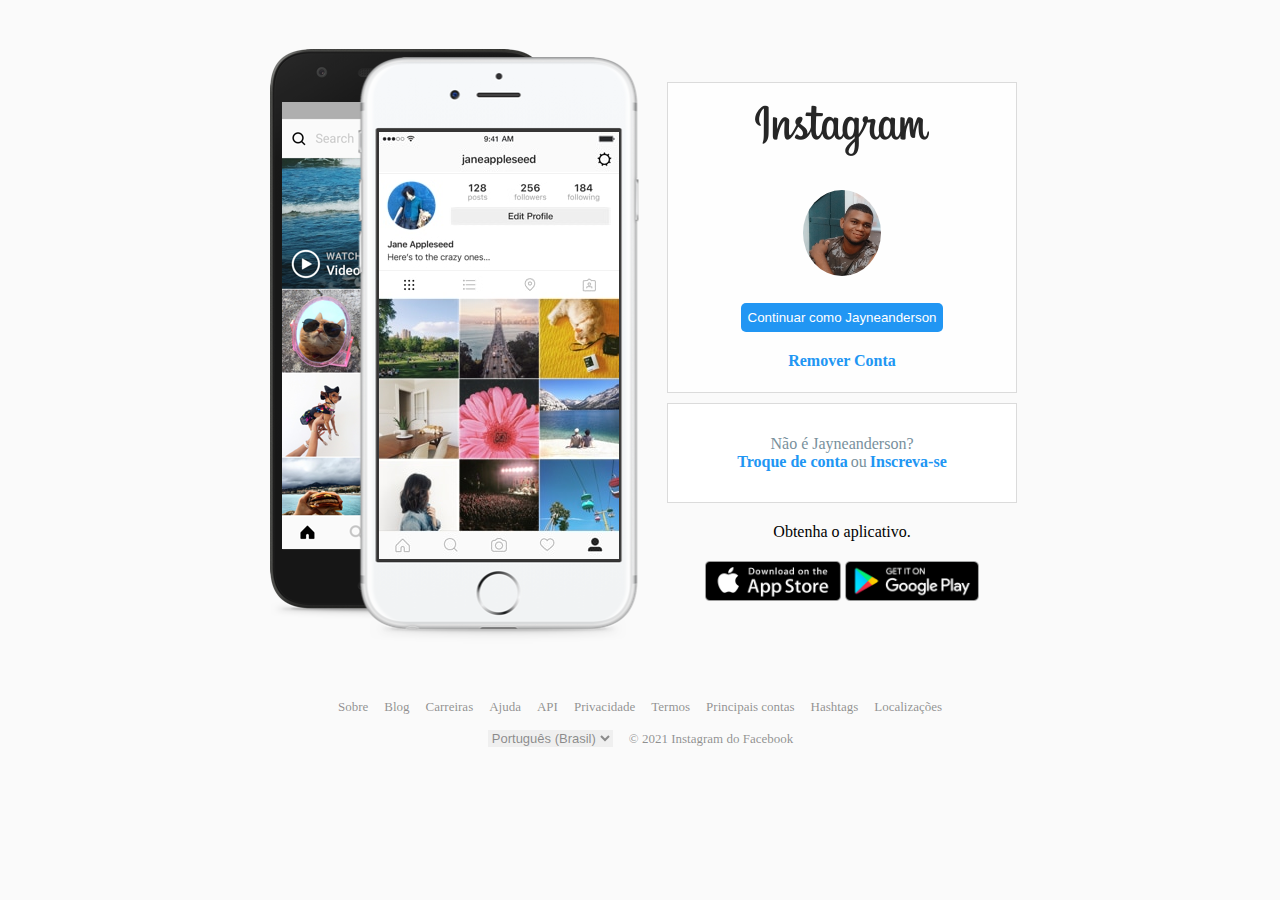
<file: index.html>
<!DOCTYPE html>
<html lang="pt-br">

<head>
    <meta charset="UTF-8">
    <meta name="viewport" content="width=device-width, initial-scale=1.0">
    <link rel="shortcut icon" type="image/x-icon" href="img/icon-instagram.ico"/>
    <link rel="stylesheet" href="styles/style.css"/>
    <title>Intagram</title>

</head>

<body>

    <section class="container">
        <main class="wrapper">
            <div class="banner">
                <img src="img/celular.png" alt="Imagem de dois celulares contendo imagens do Instagram" class="phone">
                <img src="img/pictures/1.jpg" alt="" class="phone-img">
            </div>

            <section class="profile-content">
                <div class="profile border">
                    <h1 class="soon-instagram">Instagram</h1>
                    <img src="img/jay-perfil.jpg" alt="profile instagram" class="photo-profile">
                    <button class="profile-button-name">Continuar como Jayneanderson</button>
                    <a href=""><span class="profile-remove-account">Remover Conta</span></a>
                </div>

                <aside class="aside">
                    <div class="account border">
                        <a href="">
                            <span class="grey-color">Não é Jayneanderson?</span>
                        </a>

                        <div class="exchange-sign-up">

                            <a href="login.html">
                                <span class="blue-color">Troque de conta
                                </span>
                            </a>
                            <span class="exchange-sign-up-or grey-color">ou</span>
                            <a href="cadastro.html">
                                <span class="blue-color">
                                Inscreva-se</span>
                            </a>
                        </div>
                            
                        
                    </div>

                    <div class="aside-get-app">
                        <div>
                            <p class="aside-get">Obtenha o aplicativo.</p>
                            <a href="https://apps.apple.com/br/app/instagram/id389801252">
                                <img src="img/apple-button.png" class="aside-get-img">
                            </a>
                            <a href="https://play.google.com/store/apps/details?id=com.instagram.android&hl=pt_BR&gl=US">
                                <img src="img/googleplay-button.png" class="aside-get-img">
                            </a>
                        </div>
                    </div>
                </aside>
            </section>
        </main>
    </section>
    <footer class="footer">
        <div class="footer-box">
            <ul class="footer-list">
                <li class="footer-list-element">
                    <a href="" class="footer-list-element-link">Sobre</a>
                </li>

                <li class="footer-list-element">
                    <a href="" class="footer-list-element-link">Blog</a>
                </li>

                <li class="footer-list-element">
                    <a href="" class="footer-list-element-link">Carreiras</a>
                </li>

                <li class="footer-list-element">
                    <a href="" class="footer-list-element-link">Ajuda</a>
                </li>

                <li class="footer-list-element">
                    <a href="" class="footer-list-element-link">API</a>
                </li>

                <li class="footer-list-element">
                    <a href="" class="footer-list-element-link">Privacidade</a>
                </li>

                <li class="footer-list-element">
                    <a href="" class="footer-list-element-link">Termos</a>
                </li>

                <li class="footer-list-element">
                    <a href="" class="footer-list-element-link">Principais contas</a>
                </li>

                <li class="footer-list-element">
                    <a href="" class="footer-list-element-link">Hashtags</a>
                </li>

                <li class="footer-list-element">
                    <a href="" class="footer-list-element-link">Localizações</a>
                </li>

            </ul>
        </div>

        <div class="footer-wrapper ">
            <select name="" id="" class="footer-list-element-link selection">
                <option value="pt-br">Português (Brasil)</option>
                <option value="af">Afrikaans</option>
                <option value="cs">Čeština</option>
                <option value="da">Dansk</option>
                <option value="de">Deutsch</option>
                <option value="el">Ελληνικά</option>
                <option value="en">English</option>
                <option value="en-gb">English (UK)</option>
                <option value="es">Español (España)</option>
                <option value="es-la">Español</option>
                <option value="fi">Suomi</option>
                <option value="fr">Français</option>
                <option value="id">Bahasa Indonesia</option>
                <option value="it">Italiano</option>
                <option value="ja">日本語</option>
                <option value="ko">한국어</option>
                <option value="ms">Bahasa Melayu</option>
            </select>

            <div>
                <span class="footer-list-element-link copyrigth">© 2021 Instagram do Facebook</span>
            </div>
        </div>
    </footer>
    <script src="script/script.js"></script>
</body>

</html>
</file>
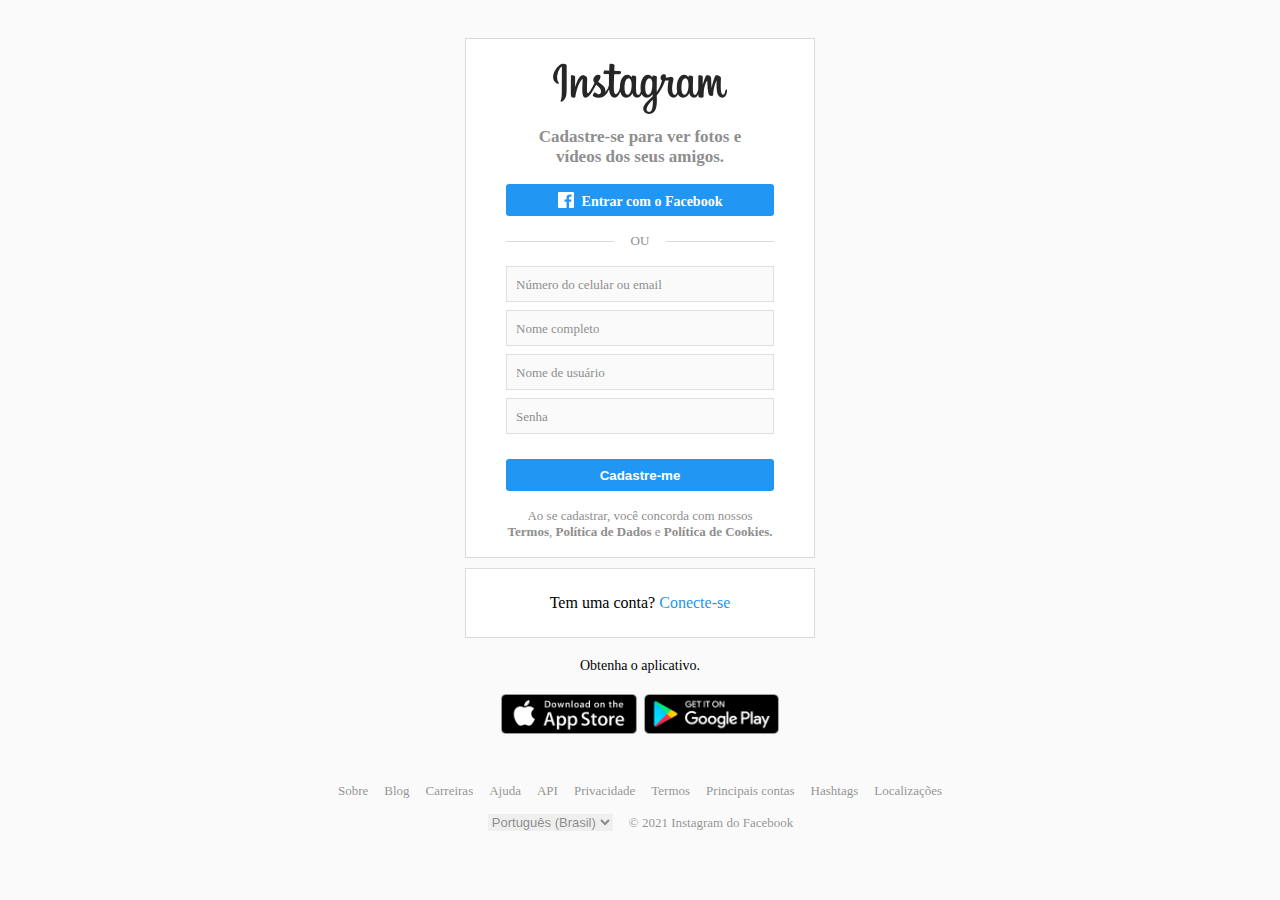
<file: cadastro.html>
<!DOCTYPE html>
<html lang="pt-br">

<head>
    <meta charset="UTF-8">
    <meta name="viewport" content="width=device-width, initial-scale=1.0">
    <link rel="shortcut icon" type="image/x-icon" href="img/icon-instagram.ico"/>
    <link rel="stylesheet" href="styles/style.css"/>
    <link rel="stylesheet" href="styles/cadastro.css"/>
    <title>Entrar • Intagram</title>

</head>

<body>

    <section class="container">
        <main class="wrapper">
            <section class="profile-content">
                <div class="profile profile-login border">
                    <h1 class="soon-instagram">Instagram</h1>
                    <p class="comment">Cadastre-se para ver fotos e vídeos dos seus amigos.</p>
                    <div class="login">
                            <a href="" class="profile-button-name login-button login-facebook-img-text">
                                <img src="img/icon-facebook-cadastro.svg" alt="Ícone do Facebook" class="login-facebook-img">
                                <span class="login-facebook-text">Entrar com o Facebook</span>
                            </a>
                        <div class="style-line">
                            <div class="style-line-or">
                                <div class="line"></div>
                                <div class="or">OU</div>
                                <div class="line"></div>
                            </div>
                        </div>

                        <label for="" class="login-label">
                            <span class="placeholder" id="text">Número do celular ou email</span>
                            <input type="text" name="" id="email" class="login-input data">
                        </label>
                        <label for="" class="login-label">
                            <span class="placeholder" id="text">Nome completo</span>
                            <input type="password" id="name" class="login-input data" >
                        </label>
                        <label for="" class="login-label">
                            <span class="placeholder">Nome de usuário</span>
                            <input type="password" name="" id="userName" class="login-input data">
                        </label>
                        <label for="" class="login-label">
                            <span class="placeholder">Senha</span>
                            <input type="password" name="" id="phone" class="login-input data">
                        </label>
                        <button class="profile-button-name login-button">Cadastre-me</button>
                        <p class="comment terms">Ao se cadastrar, você concorda com nossos
                            <a href="" class="contract-terms">Termos</a>, 
                            <a href="" class="contract-terms">Política de Dados</a> e
                            <a href="" class="contract-terms">Política de Cookies.</a>
                        </p>
                    </div>

                </div>

                <aside class="aside">
                    <div class="account sign-up-instagram border">
                        <p>Tem uma conta?
                            <a href="login.html">
                                <span class="blue-color">Conecte-se</span>
                            </a>
                        </p>
                    </div>

                    <div class="aside-get-app">
                        <div>
                            <p class="aside-get info-download">Obtenha o aplicativo.</p>
                            <a href="https://apps.apple.com/br/app/instagram/id389801252" class="first-img">
                                <img src="img/apple-button.png" class="aside-get-img">
                            </a>
                            <a href="https://play.google.com/store/apps/details?id=com.instagram.android&hl=pt_BR&gl=US">
                                <img src="img/googleplay-button.png" class="aside-get-img">
                            </a>
                        </div>
                    </div>
                </aside>
            </section>
        </main>
    </section>
    
    <footer class="footer">
        <div class="footer-box">
            <ul class="footer-list">
                <li class="footer-list-element">
                    <a href="" class="footer-list-element-link">Sobre</a>
                </li>

                <li class="footer-list-element">
                    <a href="" class="footer-list-element-link">Blog</a>
                </li>

                <li class="footer-list-element">
                    <a href="" class="footer-list-element-link">Carreiras</a>
                </li>

                <li class="footer-list-element">
                    <a href="" class="footer-list-element-link">Ajuda</a>
                </li>

                <li class="footer-list-element">
                    <a href="" class="footer-list-element-link">API</a>
                </li>

                <li class="footer-list-element">
                    <a href="" class="footer-list-element-link">Privacidade</a>
                </li>

                <li class="footer-list-element">
                    <a href="" class="footer-list-element-link">Termos</a>
                </li>

                <li class="footer-list-element">
                    <a href="" class="footer-list-element-link">Principais contas</a>
                </li>

                <li class="footer-list-element">
                    <a href="" class="footer-list-element-link">Hashtags</a>
                </li>

                <li class="footer-list-element">
                    <a href="" class="footer-list-element-link">Localizações</a>
                </li>

            </ul>
        </div>

        <div class="footer-wrapper ">
            <select name="" id="" class="footer-list-element-link selection">
                <option value="pt-br">Português (Brasil)</option>
                <option value="af">Afrikaans</option>
                <option value="cs">Čeština</option>
                <option value="da">Dansk</option>
                <option value="de">Deutsch</option>
                <option value="el">Ελληνικά</option>
                <option value="en">English</option>
                <option value="en-gb">English (UK)</option>
                <option value="es">Español (España)</option>
                <option value="es-la">Español</option>
                <option value="fi">Suomi</option>
                <option value="fr">Français</option>
                <option value="id">Bahasa Indonesia</option>
                <option value="it">Italiano</option>
                <option value="ja">日本語</option>
                <option value="ko">한국어</option>
                <option value="ms">Bahasa Melayu</option>
            </select>

            <div>
                <span class="footer-list-element-link copyrigth">© 2021 Instagram do Facebook</span>
            </div>
        </div>
    </footer>
    <script src="senha.js"></script>
</body>

</html>
</file>
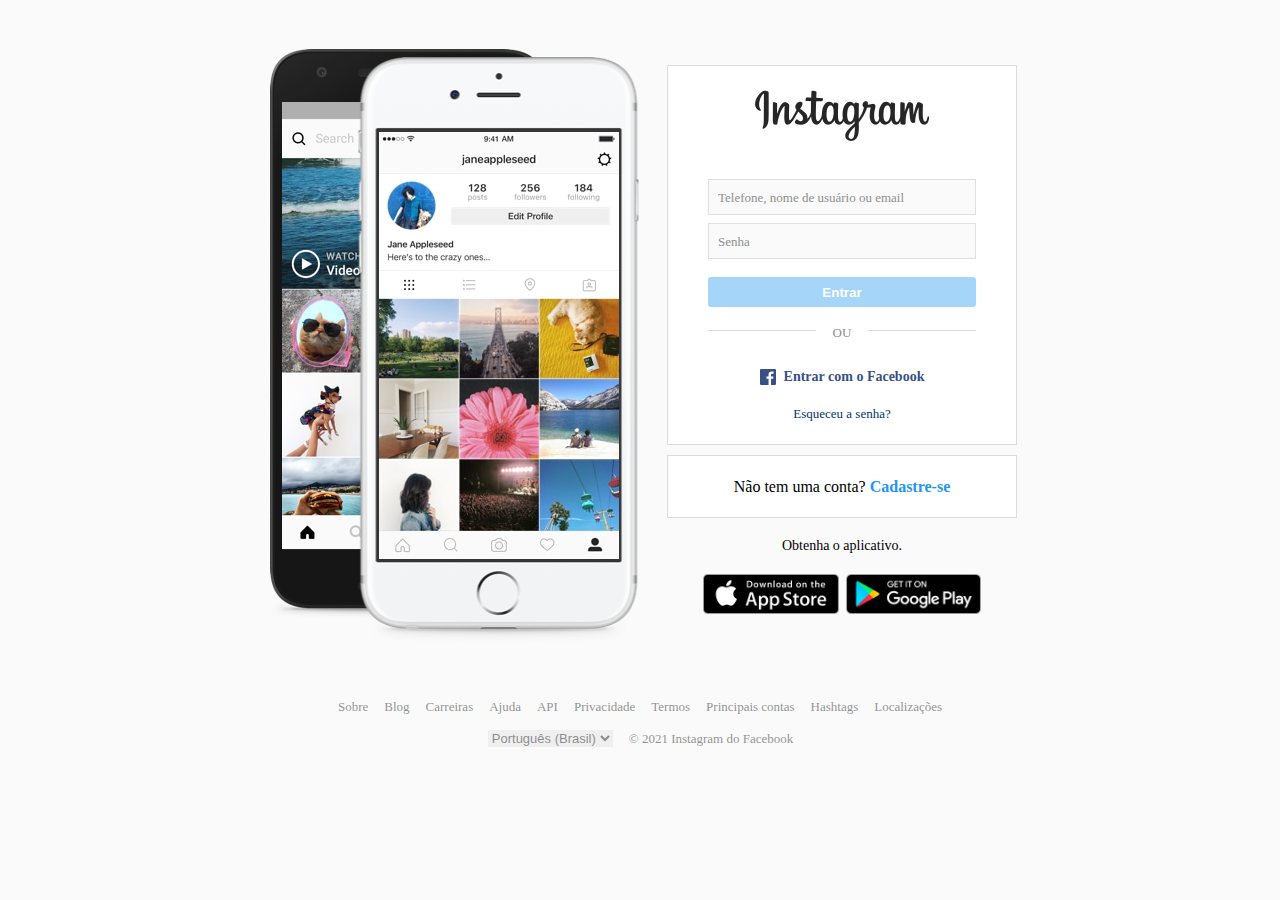
<file: login.html>
<!DOCTYPE html>
<html lang="pt-br">

<head>
    <meta charset="UTF-8">
    <meta name="viewport" content="width=device-width, initial-scale=1.0">
    <link rel="shortcut icon" type="image/x-icon" href="img/icon-instagram.ico" />
    <link rel="stylesheet" href="styles/style.css" />
    <title>Intagram</title>

</head>

<body>

    <section class="container">
        <main class="wrapper">
            <div class="banner">
                <img src="img/celular.png" alt="Imagem de dois celulares contendo imagens do Instagram" class="phone">
                <img src="img/pictures/1.jpg" alt="" class="phone-img">
            </div>

            <section class="profile-content">
                <div class="profile profile-login border">
                    <!-- <img src="img/instagram.png" alt="logo instagram" class="soon-instagram"> -->
                    <h1 class="soon-instagram">Instagram</h1>
                    <div class="login">
                        <label for="" class="login-label">
                            <span class="placeholder" id="text">Telefone, nome de usuário ou email</span>
                            <input type="text" name="" id="email" class="login-input data">
                        </label>
                        <label for="" class="login-label">
                            <span class="placeholder" id="textSenha">Senha</span>
                            <input type="password" name="" id="senha" class="login-input data">
                        </label>
                        <button class="profile-button-name login-button" type="button" disabled>Entrar</button>

                        <div class="style-line">
                            <div class="style-line-or">
                                <div class="line"></div>
                                <div class="or">OU</div>
                                <div class="line"></div>
                            </div>
                        </div>

                        <div class="login-facebook">
                            <a href="" class="login-facebook-img-text">
                                <img src="img/icon-facebook.svg" alt="Ícone do Facebook" class="login-facebook-img">
                                <span class="login-facebook-text">Entrar com o Facebook</span>
                            </a>
                        </div>

                        <div class="forgot-password">
                            <a href="senha.html" class="forgot-password">Esqueceu a senha?</a>
                        </div>
                    </div>

                </div>

                <aside class="aside">
                    <div class="account sign-up-instagram border">
                        <p>Não tem uma conta?
                            <a href="cadastro.html">
                                <span class="blue-color">Cadastre-se</span>
                            </a>
                        </p>
                    </div>

                    <div class="aside-get-app">
                        <div>
                            <p class="aside-get info-download">Obtenha o aplicativo.</p>
                            <a href="https://apps.apple.com/br/app/instagram/id389801252" class="first-img">
                                <img src="img/apple-button.png" class="aside-get-img">
                            </a>
                            <a
                                href="https://play.google.com/store/apps/details?id=com.instagram.android&hl=pt_BR&gl=US">
                                <img src="img/googleplay-button.png" class="aside-get-img">
                            </a>
                        </div>
                    </div>
                </aside>
            </section>
        </main>
    </section>

    <footer class="footer">
        <div class="footer-box">
            <ul class="footer-list">
                <li class="footer-list-element">
                    <a href="" class="footer-list-element-link">Sobre</a>
                </li>

                <li class="footer-list-element">
                    <a href="" class="footer-list-element-link">Blog</a>
                </li>

                <li class="footer-list-element">
                    <a href="" class="footer-list-element-link">Carreiras</a>
                </li>

                <li class="footer-list-element">
                    <a href="" class="footer-list-element-link">Ajuda</a>
                </li>

                <li class="footer-list-element">
                    <a href="" class="footer-list-element-link">API</a>
                </li>

                <li class="footer-list-element">
                    <a href="" class="footer-list-element-link">Privacidade</a>
                </li>

                <li class="footer-list-element">
                    <a href="" class="footer-list-element-link">Termos</a>
                </li>

                <li class="footer-list-element">
                    <a href="" class="footer-list-element-link">Principais contas</a>
                </li>

                <li class="footer-list-element">
                    <a href="" class="footer-list-element-link">Hashtags</a>
                </li>

                <li class="footer-list-element">
                    <a href="" class="footer-list-element-link">Localizações</a>
                </li>

            </ul>
        </div>

        <div class="footer-wrapper ">
            <select name="" id="" class="footer-list-element-link selection">
                <option value="pt-br">Português (Brasil)</option>
                <option value="af">Afrikaans</option>
                <option value="cs">Čeština</option>
                <option value="da">Dansk</option>
                <option value="de">Deutsch</option>
                <option value="el">Ελληνικά</option>
                <option value="en">English</option>
                <option value="en-gb">English (UK)</option>
                <option value="es">Español (España)</option>
                <option value="es-la">Español</option>
                <option value="fi">Suomi</option>
                <option value="fr">Français</option>
                <option value="id">Bahasa Indonesia</option>
                <option value="it">Italiano</option>
                <option value="ja">日本語</option>
                <option value="ko">한국어</option>
                <option value="ms">Bahasa Melayu</option>
            </select>

            <div>
                <span class="footer-list-element-link copyrigth">© 2021 Instagram do Facebook</span>
            </div>
        </div>
    </footer>
    <script src="script/script.js"></script>
    <script src="script/login.js"></script>
</body>

</html>
</file>
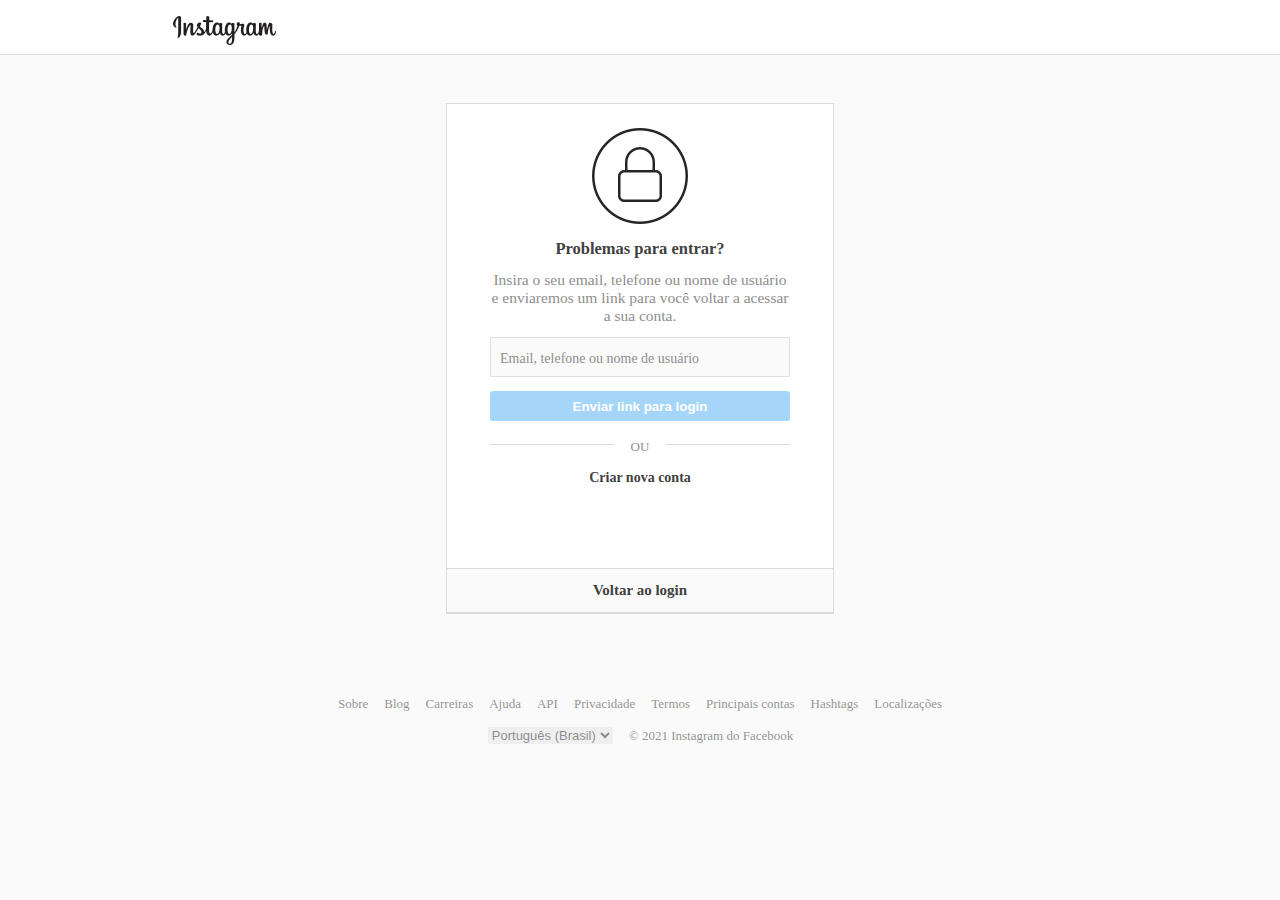
<file: senha.html>
<!DOCTYPE html>
<html lang="pt-br">

<head>
    <meta charset="UTF-8">
    <meta name="viewport" content="width=device-width, initial-scale=1.0">
    <link rel="shortcut icon" type="image/x-icon" href="img/icon-instagram.ico"/>
    <link rel="stylesheet" href="styles/style.css"/>
    <link rel="stylesheet" href="styles/senha.css"/>
    <title>Intagram</title>

</head>

<body>

    <header class="header">
        <div class="header-img">
            <a href="index.html" class="header-img-link">
                <img src="img/instagram-logo.png" alt="">
            </a>
        </div>
    </header>
    <section class="container">
        <main class="wrapper">
            <section class="profile-content forgot-password-margin">
                <div class="profile profile-login border">
                    <div class="icon-lock">
                        <span class="lock"></span>
                    </div>
                    <h4 class="enter-problem">Problemas para entrar?</h4>
                    <div class="login">
                        <p class="password-instruction">Insira o seu email, telefone ou nome de usuário e
                            enviaremos um link para você voltar a acessar a
                            sua conta.
                        </p>
                        <label for="" class="login-label">
                            <span class="placeholder" id="text">Email, telefone ou nome de usuário</span>
                            <input type="text" name="" id="email" class="login-input data" value="">
                        </label>
                        
                        <button class="profile-button-name login-button" disabled>Enviar link para login</button>
                       
                        <div class="style-line">
                            <div class="style-line-or">
                                <div class="line"></div>
                                <div class="or">OU</div>
                                <div class="line"></div>
                            </div>
                        </div>

                        <div class="login-facebook">
                            <a href="cadastro.html" class="login-facebook-img-text">
                                Criar nova conta
                            </a>
                        </div>

                    </div>
                    
                    <div class="forgot-password">
                        <a href="login.html" class="login-facebook-img-text back-login">Voltar ao login</a>
                    </div>
                </div>

            </section>
        </main>
    </section>
    <footer class="footer">
        <div class="footer-box">
            <ul class="footer-list">
                <li class="footer-list-element">
                    <a href="" class="footer-list-element-link">Sobre</a>
                </li>

                <li class="footer-list-element">
                    <a href="" class="footer-list-element-link">Blog</a>
                </li>

                <li class="footer-list-element">
                    <a href="" class="footer-list-element-link">Carreiras</a>
                </li>

                <li class="footer-list-element">
                    <a href="" class="footer-list-element-link">Ajuda</a>
                </li>

                <li class="footer-list-element">
                    <a href="" class="footer-list-element-link">API</a>
                </li>

                <li class="footer-list-element">
                    <a href="" class="footer-list-element-link">Privacidade</a>
                </li>

                <li class="footer-list-element">
                    <a href="" class="footer-list-element-link">Termos</a>
                </li>

                <li class="footer-list-element">
                    <a href="" class="footer-list-element-link">Principais contas</a>
                </li>

                <li class="footer-list-element">
                    <a href="" class="footer-list-element-link">Hashtags</a>
                </li>

                <li class="footer-list-element">
                    <a href="" class="footer-list-element-link">Localizações</a>
                </li>

            </ul>
        </div>

        <div class="footer-wrapper ">
            <select name="" id="" class="footer-list-element-link selection">
                <option value="pt-br">Português (Brasil)</option>
                <option value="af">Afrikaans</option>
                <option value="cs">Čeština</option>
                <option value="da">Dansk</option>
                <option value="de">Deutsch</option>
                <option value="el">Ελληνικά</option>
                <option value="en">English</option>
                <option value="en-gb">English (UK)</option>
                <option value="es">Español (España)</option>
                <option value="es-la">Español</option>
                <option value="fi">Suomi</option>
                <option value="fr">Français</option>
                <option value="id">Bahasa Indonesia</option>
                <option value="it">Italiano</option>
                <option value="ja">日本語</option>
                <option value="ko">한국어</option>
                <option value="ms">Bahasa Melayu</option>
            </select>

            <div>
                <span class="footer-list-element-link copyrigth">© 2021 Instagram do Facebook</span>
            </div>
        </div>
    </footer>
    <script src="script/senha.js"></script>
</body>

</html>
</file>
<file: styles/style.css>
* {
    margin: 0;
    padding: 0;
    box-sizing: border-box;
}

body {
    background-color: #fafafa;
}

a {
    text-decoration: none;
}

.border {
    border: 1px solid rgb(219, 219, 219);
}

.container {
    display: flex;
    align-items: center;
    justify-content: center;
}

.wrapper {
    width: 935px;
    /* height: 650px; */
    height: auto;
    display: flex;
    align-items: center;
    justify-content: center;
    margin-top: 32px;
    margin-right: 2.188rem;
}

.banner {
    position: relative;
}

.phone {
}

.phone-img {
    position: absolute;
    left: 151px;
    top: 100px;
}
.profile-content {
    width: 350px;
    margin-left: -15px;
}

.profile {
    display: flex;
    flex-direction: column;
    align-items: center;
    padding-top: 22px;
    background-color: rgb(254, 254, 254);
    padding-bottom: 22px;
}

.profile img {
    padding: 7px 0;
}

.soon-instagram {
    width: 175px;
    height: 51px;
    background-image: url('/img/all-icon.png');
    background-position: 0 -130px;
    overflow: hidden;
    text-indent: 105%;
    margin-bottom: 27px;
}

.photo-profile { 
    border-radius: 50%;
    height: 100px;
    position: relative;
}

.profile-button-name {
   margin: 20px 0;
   padding: 7px;
   background-color: rgba(33, 150, 243, 1);
   color: #fff;
   border: none;
   border-radius: 5px;
   cursor: pointer;
}

.profile-remove-account{
    color:#2196F3;
    font-weight: bold;

}

.account {
    height: 100px;
    display: flex;
    flex-direction: column;
    align-items: center;
    justify-content: center;
    margin-top: 10px;
    margin-bottom: 20px;
    background-color: rgb(255, 255, 255)
}

.exchange-sign-up {
    display: flex;
}

.exchange-sign-up-or {
    margin: 0 3px;
}

.blue-color {
    color:#2196F3;
    font-weight: bold;
}

.grey-color  {
    color: #78909C;
}


.aside-get-app {
    display: flex;
    justify-content: center;
    align-items: center;
}

.aside-get {
    text-align: center;
    margin-bottom: 20px;
}
.aside-get-img {
    height: 40px;
}

/* Estilizando Login */

.style-line {
    margin-top: 3px;
}

.style-line-or {
    display: flex;
    align-items: center;
}

.or {
    margin: 0px 17px;
    margin-top: 5px;
    font-size: 13px;
    color: rgb(142, 142, 142);
}

.line {
    width: 50%;
    display: flex;
    height: 1px;
    background-color: rgba(0,0,0,0.15);
}

.login-facebook {
    display: flex;
    justify-content: center;
    margin-top: 21px;
}

.login-facebook-img {
    margin-right: 8px;
    
}

.login-facebook-img-text {
    display: flex;
    align-items: center;
    font-size: 14px;
    font-weight: bold;
}

.login-facebook-text {
    color: #385185;
}

.forgot-password {
    text-align: center;
    font-size: 13px;
    font-weight: 400;
    margin-top: 14px;
}

.forgot-password a {
    color: rgb(0, 55, 107);
}

.account.sign-up-instagram {
    height: 63px;
}

.sign-up-instagram .blue-color {
    font-weight: bold;
}

.profile.profile-login {
    height: 380px;
    margin-top: -3px;
    padding-top: 24px;
    background-color: rgb(255, 255, 255);
    padding-bottom: 0;
}

.aside-get.info-download {
    font-size: 14px;
}

.first-img {
    margin-right: 3px;
}

.placeholder {
    display: block;
    position: absolute;
    top: 7px;
    left: 10px;
    color: rgba(142, 142, 142, 1);
    font-size: 13px;
    font-weight: normal;
    overflow: hidden;
    pointer-events: none;
    bottom: 0;
    padding-top: 4px;
    transition: 0.1s;
}

.login {
    width: 268px;
    margin-top: 11px;
}

.login-label {
    height: 40px;
    display: flex;
    position: relative;
    margin-bottom: 4px;
}

.login-input {
    width: 100%;
    height: 36px;
    border: 1px solid rgba(219, 219, 219, 0.9);
    padding-top: 9px;
    padding-bottom: 7px;
    padding-right: 8px;
    padding-left: 8px;
    background-color: rgba(250, 250, 250, 1);
    outline: none;
}

.typing-span {
    /*  
    Ao digitar, adicione a classe no html que realiza as modificações
    no span e no input
    */
    top: 0px;
    font-size: 11px;
    transition: 0.1s;
}

.typing-input {
    padding-top: 20px;
}

.profile-button-name.login-button {
    width: 100%;
    height: 30px;
    border-radius: 3px; 
    font-weight: bold;
    margin: 10px 0;
    background-color: rgba(33, 150, 243, 1);
}

.profile-button-name.login-button:disabled {
    background-color: rgba(33, 150, 243, 0.4);
    cursor: context-menu;
}

/* ----------Estilizando a tela de CADASTRO------------ */


/* ----------Estilizando o FOOTER------------ */

.footer {
    display: flex;
    flex-direction: column;
    align-items: center;
    margin-bottom: 52px;
    margin-top: 43px;
}

.footer-list {
    display: flex;
    justify-content: center;
    list-style-type: none;
    flex-wrap: wrap;
}

.footer-list-element {
    margin: 0 8px;
}

.footer-list-element-link {
    color: rgba(38, 38, 38, 0.5);
    font-size: 13px;
}

.footer-wrapper {
    display: flex;
    margin: 14px 10px;
}

.selection {
    border-color: rgba(250, 250, 250, 1);
    cursor: pointer;
    outline: none;
}

option {
    font-size: 13px;
    color: black;
}

.copyrigth {
    margin-left: 15px;
}


/* ----------Reponsividade------------ */

@media (max-width: 875px) {
    .banner {
        display: none;
    }
    .wrapper {
        margin-right    : 0;
    }
}

@media (max-width: 451px) { 


    .profile-content {
        width: 100%;
        align-items: stretch;
        margin-left: 0;
    }

    .profile {
        padding-top: 0px;
    }

    .profile.profile-login {
        background-color: rgb(250, 250, 250);
    }

    .account {
        background-color: rgb(250, 250, 250);
    }

    .border {
        border: none;
    }

}
</file>
<file: styles/cadastro.css>
.wrapper {
    margin-right: 0;
    margin-top: 38px;
}

.profile-content {
    margin-left: 0;
}

.comment {
    width: 268px;
    text-align: center;
    padding: 0px 20px;
    font-size: 17px;
    color: rgb(142, 142, 142);
    font-weight: bold;
    margin-top: 10px;
}

.login {
    margin-top: 0px;
}

.login-facebook-img-text {
    display: flex;
    align-items: center;
    justify-content: center;
    font-size: 14px;
    font-weight: bold;
}

.login-facebook-text {
    margin-top: 3px;
    color: #fff;
}

.login-facebook-img {
    color: red;
}

.profile-button-name.login-button {
    height: 32px;
    margin-top: 17px;
    margin-bottom: 0;
}

.style-line-or {
    margin: 17px 0;

}

.or {
    margin-top: 0px;
}

.profile.profile-login {
    margin-top: 0;
    height: auto;
}

.soon-instagram {
    margin-bottom: 3px;
}

.comment.terms {
    margin-top: 17px;
    margin-bottom: 17px;
    font-size: 13px;
    font-weight: 400;
    padding: 0 0;
    
}

.contract-terms {
    width: 100%;
    font-weight: bold;
    color: rgb(142, 142, 142);
}

.account {
    background-color: rgb(255, 255, 255);
}

.account.sign-up-instagram {
    height: 70px;
}

.sign-up-instagram .blue-color {
    font-weight: normal;
}
</file>
<file: styles/senha.css>
.header {
    width: 100%;
    height: 55px;
    display: flex;
    justify-content: center;
    align-items: center;
    background-color: rgb(255, 255, 255);
    border-bottom: 1px solid rgb(219, 219, 219);
    
}

.header-img {
    width: 975px;
    padding: 0 20px;
}

.header-img-link {
    height: 100%;
    display: inline-block;
    margin-top: 10px;
}

.wrapper {
    margin-top: 0;
    margin-right: 0;
}

.profile-content {
    width: 388px;
    margin: 0px auto 37px;
    margin-top: 48px;
}

.lock {
    width: 96px;
    height: 96px;
    display: block;
    background-image: url('/img/all-icon.png');
    background-repeat: no-repeat;
    background-position: -130px 0;
}

.profile {
    padding-bottom: 0;
}

.profile.profile-login {
    height: auto;
    margin: 0;
    background-color: rgb(255, 255, 255);
}

.login {
    width: 300px;
}

.enter-problem {
    margin-top: 15px;
    color: rgba(38, 38, 38, 0.9);
    font-size: 16.5px;
}

.password-instruction {
    font-size: 15.5px;
    font-weight: 400;
    text-align: center;
    line-height: 18px;
    margin: 12px 0;
    color: rgb(142, 142, 142);
}

.login-label {
    display: flex;
    height: 40px;
}

.login {
    margin-top: 0;
}

.placeholder {
    bottom: 0;
    top: 0.563rem;
    font-size: 14px;
    padding-top: 5px;
    transition: 0.1s;
}

.typing-span {
    /*  
    Ao digitar, adicione a classe no html que realiza as modificações
    no span e no input
    */
    top: 0px;
    font-size: 12px;
    transition: 0.1s;
}

.login-input {
    height: 40px;
}
.typing-input {
    padding-top: 20px;
}

.login-facebook {
    margin-top: 15px;
}

.login-facebook-img-text {
    color: rgba(38, 38, 38, 0.9);
}


.forgot-password a {
    width: 388px;
    color: rgba(38, 38, 38, 0.9);
    background-color: rgba(250, 250, 250, 1);
    font-size: 15px;
    justify-content: center;
    border: 1px solid rgba(219, 219, 219, 1);
    margin-top: 68px;
    padding: 13px;

}
</file>
